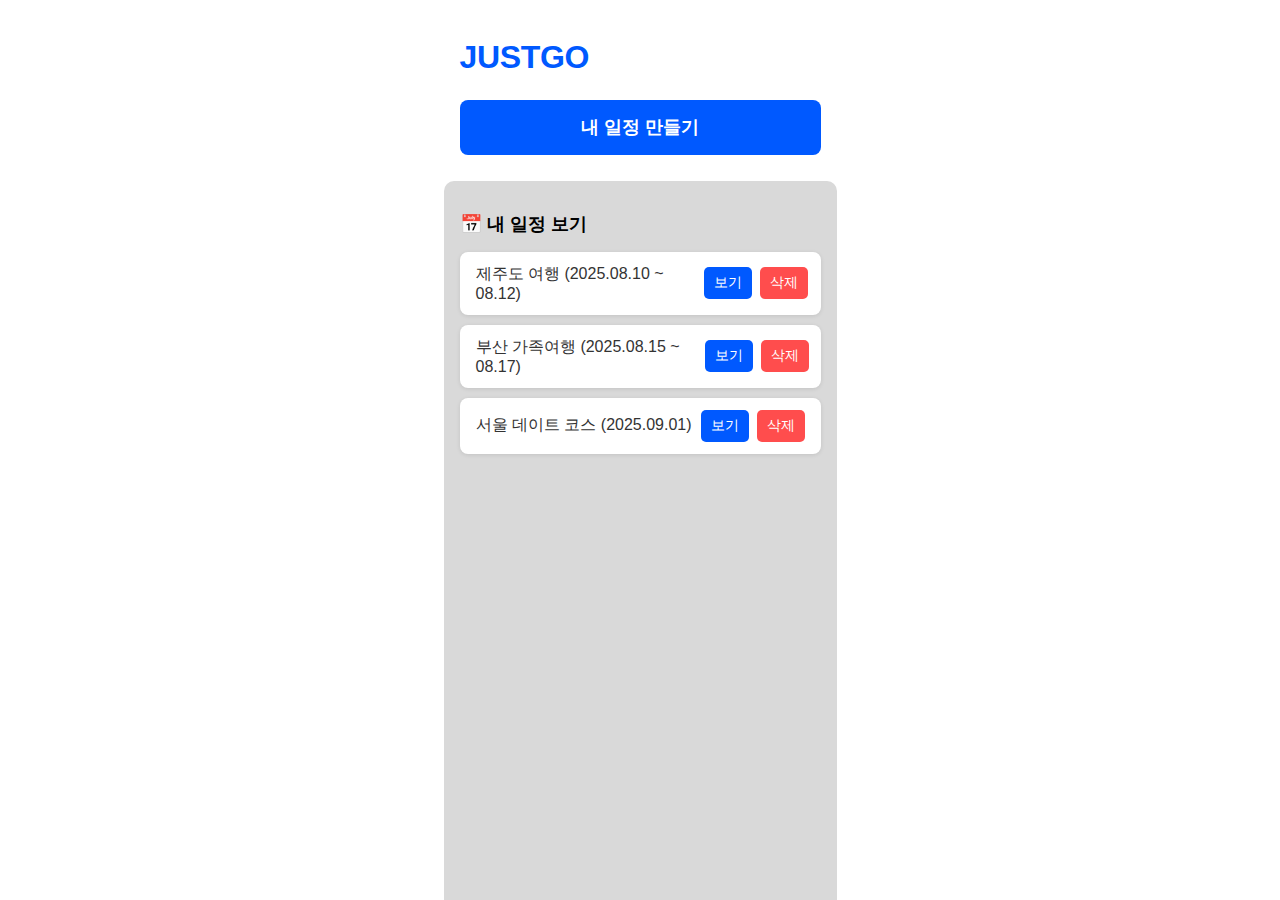
<file: frontend/index.html>
<!DOCTYPE html>
<html lang="ko">
<head>
  <meta charset="UTF-8" />
  <meta name="viewport" content="width=device-width, initial-scale=1.0" />
  <title>JUSTGO - 내 일정</title>
  <meta name="viewport" content="width=device-width, initial-scale=1.0, user-scalable=no" />
  <style>
    body {
      margin: 0;
      padding: 0;
      font-family: 'Istok Web', sans-serif;
      background-color: #ffffff;
    }

    *, *::before, *::after {
      box-sizing: border-box;
    }

    .page-container {
  width: 100%;
  max-width: 393px;
  height: 100vh;
  margin: 0 auto;
  display: flex;
  flex-direction: column;
}


    /* Header Section */
    #home-header {
      background-color: #ffffff;
      padding: 33px 16px 26px;
    }

    .header-content {
      display: flex;
      flex-direction: column;
      align-items: center;
      gap: 19px;
    }

    .logo {
      margin: 0;
      color: #0059ff;
      font-family: 'Istok Web', sans-serif;
      font-weight: 700;
      font-size: 32px;
      line-height: 48px;
      letter-spacing: -0.32px;
      align-self: flex-start;
    }

    .cta-button {
      display: flex;
      justify-content: center;
      align-items: center;
      width: 100%;
      max-width: 361px;
      height: 55px;
      background-color: #0059ff;
      border-radius: 8px;
      color: #ffffff;
      font-family: 'Istok Web', sans-serif;
      font-weight: 700;
      font-size: 18px;
      line-height: 25.9px;
      text-align: center;
      text-decoration: none;
    }

    /* Schedule Panel */
    #schedule-panel {
      flex-grow: 1;
      display: flex;
      flex-direction: column;
    }

    .schedule-container {
  background-color: #d9d9d9;
  border-radius: 10px 10px 0px 0px;
  width: 100%;
  flex-grow: 1; /* 📌 핵심! 남은 공간을 모두 차지 */
  overflow-y: auto;
  padding: 16px;
}



    .schedule-title {
      font-size: 18px;
      font-weight: bold;
      margin-bottom: 16px;
      color: #000000;
    }

    .schedule-list {
      list-style: none;
      padding: 0;
      margin: 0;
    }

    .schedule-item {
      background-color: #ffffff;
      border-radius: 8px;
      padding: 12px 16px;
      margin-bottom: 10px;
      font-size: 16px;
      color: #333333;
      display: flex;
      justify-content: space-between;
      align-items: center;
      box-shadow: 0px 1px 4px rgba(0, 0, 0, 0.1);
    }

    .schedule-buttons {
      display: flex;
      gap: 8px;
      min-width: 100px;
    }

    .btn {
      padding: 6px 0;
      width: 48px;
      height: 32px;
      font-size: 14px;
      border: none;
      border-radius: 5px;
      cursor: pointer;
      text-align: center;
    }
    
    .btn {
  flex-shrink: 0;
}

    .btn-view {
      background-color: #0059ff;
      color: white;
    }

    .btn-delete {
      background-color: #ff4d4d;
      color: white;
    }
  </style>
</head>
<body>
  <div class="page-container">
    <!-- Header -->
    <section id="home-header">
      <div class="header-content">
        <h1 class="logo">JUSTGO</h1>
        <a href="justgowhere.html" class="cta-button">내 일정 만들기</a>
      </div>
    </section>

    <!-- Schedule List -->
    <section id="schedule-panel">
      <div class="schedule-container">
        <h2 class="schedule-title">📅 내 일정 보기</h2>
        <ul class="schedule-list">
          <li class="schedule-item">
            제주도 여행 (2025.08.10 ~ 08.12)
            <div class="schedule-buttons">
              <button class="btn btn-view">보기</button>
              <button class="btn btn-delete">삭제</button>
            </div>
          </li>
          <li class="schedule-item">
            부산 가족여행 (2025.08.15 ~ 08.17)
            <div class="schedule-buttons">
              <button class="btn btn-view">보기</button>
              <button class="btn btn-delete">삭제</button>
            </div>
          </li>
          <li class="schedule-item">
            서울 데이트 코스 (2025.09.01)
            <div class="schedule-buttons">
              <button class="btn btn-view">보기</button>
              <button class="btn btn-delete">삭제</button>
            </div>
          </li>
          <!-- 추가 일정이 많아지면 자동 스크롤 -->
        </ul>
      </div>
    </section>
  </div>
</body>
</html>
</file>
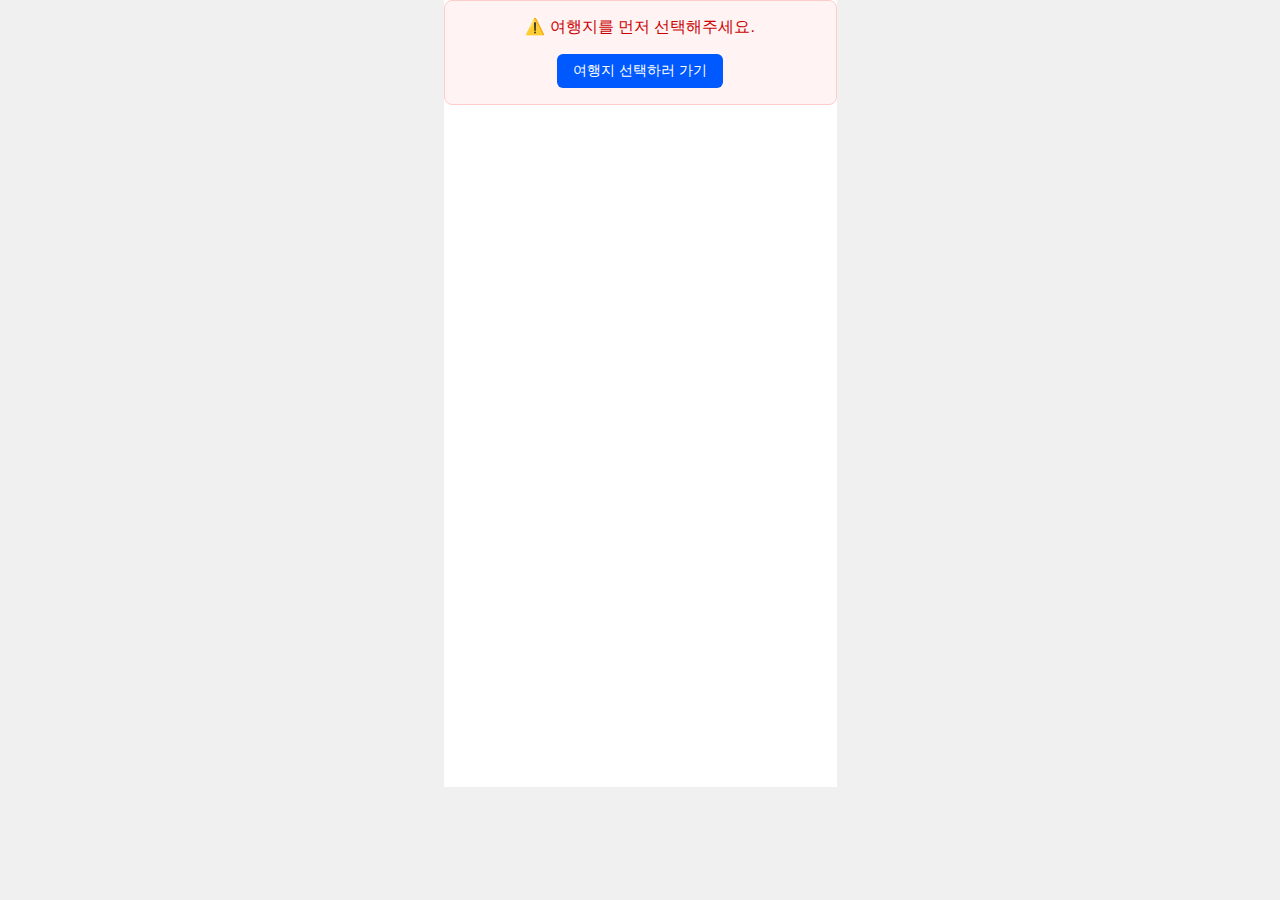
<file: frontend/justgofood.html>
<!DOCTYPE html>
<html lang="ko">
<head>
  <meta charset="UTF-8" />
  <meta name="viewport" content="width=device-width, initial-scale=1.0, user-scalable=no" />
  <title>맛집 추천</title>
  <style>
    /********** 바깥 회색 배경 + 카드 중앙 배치 (디자인=두번째 코드) **********/
    html, body{
      min-height:100vh; width:100vw; margin:0; padding:0;
      display:flex; justify-content:center; align-items:flex-start;
      background:#f0f0f0;
    }
    /* 흰색 카드(393×787) */
    .container{
      position:relative;
      width:393px; height:787px;
      background:#fff;
      overflow:hidden;
    }
    /* 카드 배경만 보이게 body 투명 */
    body{ background:transparent; }

    /********** 공통 토큰 **********/
    :root {
      --text-primary: #000;
      --text-secondary: rgba(0, 0, 0, 0.5);
      --text-subtle: #828282;
      --text-white: #fff;
      --bg-main: #fff;
      --bg-light-gray: #f5f5f5;
      --border-color: #e6e6e6;
      --primary-blue: #0059ff;
    }
    * { box-sizing: border-box; }
    body {
      font-family: 'Inter', 'Istok Web', 'Apple SD Gothic Neo', 'Noto Sans KR', sans-serif;
      color: var(--text-primary);
    }

    /********** 스크롤 영역 분리: 상단 고정 + 리스트만 스크롤 **********/
    .page-container{
      position:absolute;
      top:0;
      bottom:112px;          /* 푸터 위로 공간 */
      left:0; right:0;
      /* padding으로 헤더 높이를 때우지 않고, 아래 .scroll-area의 top으로 보정 */
      overflow:hidden;       /* ✅ 전체 스크롤 끄기 */
      display:flex; flex-direction:column;
    }

    /* 리스트 스크롤 영역: fixed-header 실제 높이만큼 아래에서 시작 */
    .scroll-area{
      position:absolute;
      left:0; right:0; bottom:0;
      top:var(--top, 125px); /* ✅ JS가 fixed-header의 실제 높이를 넣어줌 */
      overflow:auto;         /* ✅ 여기만 스크롤 */
      padding: 8px 16px 60px;   /* 좌우 패딩 + 하단 버튼 여유 */
      display:flex; flex-direction:column; gap:12px;
    }

    /* (이전 안전 여백 규칙은 유지해도 무해하지만, 구조상 영향 없음) */
    .page-container > *:first-child { margin-top: 0 !important; }
    .page-container > *:first-child + * { margin-top: 8px; }
    .page-container .result-card:first-child,
    .page-container .place-card:first-child { margin-top: 8px; }

    /********** 여행지 미선택 경고 **********/
    #location-warning {
      display:none; padding:16px; background:#fff3f3; border:1px solid #ffcccc;
      border-radius:8px; text-align:center; color:#cc0000;
    }
    #go-select-location {
      margin-top:8px; padding:8px 16px; background:#0059ff; color:#fff; border:none; border-radius:6px; font-size:14px; cursor:pointer;
    }

    /********** 고정 헤더 (카드 기준) **********/
    .fixed-header{
      position:absolute; top:0; left:0; right:0;
      background:#fff; z-index:10;
      padding:50px 16px 16px;
      box-shadow:0 2px 4px rgba(0,0,0,.05);
    }
    .main-title { font-weight:700; font-size:30px; line-height:1.44; margin:0; }

    /********** 카테고리 캐러셀 **********/
    .category-carousel{
      display:flex; gap:24px; overflow-x:auto; padding:8px 0 2px; margin-top:24px;
      -ms-overflow-style:none; scrollbar-width:none;
    }
    .category-carousel::-webkit-scrollbar { display:none; }
    .category-item { display:flex; flex-direction:column; align-items:center; gap:6px; flex-shrink:0; cursor:pointer; }
    .category-image { width:76px; height:76px; border-radius:50%; object-fit:cover; transition:opacity .2s ease; }
    .category-image.inactive { opacity:.5; }
    .category-label, .category-label-active { font-weight:500; font-size:14px; text-align:center; margin:0; }
    .category-label { color:#828282; }
    .category-label-active { color:#161823; }

    /********** 정렬 드롭다운 + 결과 개수 **********/
    .filter-bar { display:flex; justify-content:space-between; align-items:center; padding:0 8px; margin-top:.5px; }
    .select-wrapper { position:relative; display:inline-block; margin-right:25px; }
    .sort-select {
      font-size:12px; padding:6px 30px 6px 12px; border-radius:6px; border:1px solid var(--border-color);
      appearance:none; background:#fff; background-repeat:no-repeat; background-position:right 10px center; background-size:12px; width:120px;
    }
    .select-arrow {
      position:absolute; right:12px; top:50%; transform:translateY(-50%); width:10px; height:6px;
      background-image:url("data:image/svg+xml,%3Csvg width='10' height='6' viewBox='0 0 10 6' fill='none' xmlns='http://www.w3.org/2000/svg'%3E%3Cpath d='M1 1L5 5L9 1' stroke='%23000' stroke-width='1.5'/%3E%3C/svg%3E");
      background-repeat:no-repeat; background-size:contain; pointer-events:none;
    }
    .result-count { font-size:14px; margin-top:4px; color:var(--text-secondary); }

    /********** 리스트 영역 **********/
    .listings-container { display:flex; flex-direction:column; gap:16px; }
    .location-card { display:flex; flex-direction:column; gap:10px; }
    .image-carousel { width:100%; }
    .place-img { width:100%; height:200px; object-fit:cover; border-radius:12px; background:#eee; display:block; }
    .location-info { display:flex; flex-direction:column; gap:8px; }
    .location-name { font-weight:600; font-size:15px; margin:0; }
    .meta-info { display:flex; gap:12px; color:var(--text-secondary); font-size:14px; flex-wrap:wrap; }
    .price-cta { display:flex; justify-content:space-between; align-items:center; }
    .select-btn {
      background:#111; color:#fff; border:none; border-radius:6px; padding:6px 12px; cursor:pointer; font-size:14px;
    }
    .select-btn.selected { background: var(--primary-blue); }

    /********** 푸터 (카드 하단 고정) **********/
    .page-footer{
      position:absolute; left:0; right:0; bottom:34px;
      background:#fff; padding:12px 16px 16px;
      display:flex; flex-direction:column; align-items:center; gap:12px;
      border-top:1px solid var(--border-color);
    }
    .action-button{ width:100%; background:var(--primary-blue); color:#fff; border:none; border-radius:8px; padding:14px; font-size:18px; font-weight:700; cursor:pointer; }
    .skip-link{ font-size:12px; color:#000; text-decoration:none; }
    .empty-hint { padding:16px; color:#888; }
  </style>
</head>
<body>
  <div class="container">
    <main class="page-container" id="page-container">
      <!-- 여행지 경고 -->
      <div id="location-warning">
        <p style="margin:0 0 8px;">⚠️ 여행지를 먼저 선택해주세요.</p>
        <button id="go-select-location">여행지 선택하러 가기</button>
      </div>

      <!-- 고정 헤더 -->
      <div class="fixed-header" id="fixed-header">
        <h1 class="main-title">방문하고 싶은<br>음식점을 선택해주세요.</h1>
        <!-- 카테고리 캐러셀 -->
        <div class="category-carousel">
          <div class="category-item" data-category="한식">
            <img src="justgoimages/hansik.jpg" alt="한식" class="category-image">
            <p class="category-label-active">한식</p>
          </div>
          <div class="category-item" data-category="양식">
            <img src="justgoimages/yangsik.jpg" alt="양식" class="category-image inactive">
            <p class="category-label">양식</p>
          </div>
          <div class="category-item" data-category="중식">
            <img src="justgoimages/china.jpg" alt="중식" class="category-image inactive">
            <p class="category-label">중식</p>
          </div>
          <div class="category-item" data-category="일식">
            <img src="justgoimages/japan.jpg" alt="일식" class="category-image inactive">
            <p class="category-label">일식</p>
          </div>
          <div class="category-item" data-category="카페">
            <img src="justgoimages/cafe.jpg" alt="카페" class="category-image inactive">
            <p class="category-label">카페</p>
          </div>
          <div class="category-item" data-category="패스트푸드">
            <img src="justgoimages/chicken.jpg" alt="패스트푸드" class="category-image inactive">
            <p class="category-label">패스트푸드</p>
          </div>
        </div>

        <!-- 드롭다운 + 결과 개수 -->
        <div class="filter-bar">
          <div class="select-wrapper">
            <select class="sort-select" id="food-sort">
              <option value="review">리뷰 많은 순</option>
              <option value="rating">평점 높은 순</option>
            </select>
            <span class="select-arrow"></span>
          </div>
          <p class="result-count">결과 0개</p>
        </div>
      </div>

      <!-- ✅ 결과 카드 스크롤 영역 -->
      <div class="scroll-area" id="scroll-area">
        <section class="listings-container" id="food-results"></section>
      </div>
    </main>

    <!-- 푸터 버튼 -->
    <footer class="page-footer">
      <button class="action-button" id="done-btn">완료</button>
      <a href="#" class="skip-link" id="skip-link">다음에 하기</a>
    </footer>
  </div>

  <script>
    const API_BASE = "http://127.0.0.1:8000";

    // 요소
    const categoryItems = document.querySelectorAll('.category-item');
    const resultCount   = document.querySelector('.result-count');
    const container     = document.getElementById('food-results');
    const sortSelect    = document.getElementById('food-sort');
    const warningBox    = document.getElementById('location-warning');
    const fixedHeader   = document.getElementById('fixed-header');
    const pageContainer = document.getElementById('page-container');

    // ✅ 상단 고정 영역 실제 높이만큼 리스트 시작점 보정
    function setListTop(){
      if(!fixedHeader || !pageContainer) return;
      const h = fixedHeader.offsetHeight;              // 제목+카테고리+정렬 실제 높이
      pageContainer.style.setProperty('--top', h + 'px');
    }
    window.addEventListener('load', setListTop);
    window.addEventListener('resize', setListTop);

    // 상태/캐시
    let selectedCategory = "한식";
    const cache = Object.create(null); // key: `${cat}|${sort}`

    /***** 선택 유지 스토어(카테고리 전환/새로고침 유지) — 통합 키 사용 *****/
    const SELECT_KEY_MAIN = "selectedRestaurants";       // 1번 코드 호환
    const SELECT_KEY_ALT  = "selectedRestaurantsAll";    // 2번 코드 호환
    const bootSelected = JSON.parse(localStorage.getItem(SELECT_KEY_MAIN) || localStorage.getItem(SELECT_KEY_ALT) || "[]");
    const selectedStore = new Set(bootSelected);
    function persistSelectedStore() {
      const arr = Array.from(selectedStore);
      localStorage.setItem(SELECT_KEY_MAIN, JSON.stringify(arr));
      localStorage.setItem(SELECT_KEY_ALT,  JSON.stringify(arr));
    }

    // 백엔드 카테고리 매핑(6종)
    const CATEGORY_TO_API = {
      "한식": "한식",
      "양식": "양식",
      "중식": "중식",
      "일식": "일식",
      "카페": "카페",
      "분식": "패스트푸드",
      "치킨": "패스트푸드",
      "피자": "패스트푸드",
      "패스트푸드": "패스트푸드"
    };

    // 세부 하위 필터(패스트푸드 내 세분화)
    const SUB_FILTER = {
      "분식": ["분식","떡볶이","tteok","tteokbokki","김밥","kimbap","순대","튀김","라볶이","떡"],
      "치킨": ["치킨","양념치킨","프라이드","후라이드","치킨호프","KFC","호프"],
      "피자": ["피자","pizza","pizzeria","도미노","파파존스","피자헛","미스터피자","domino"]
    };

    // 여행지 가져오기(두 키 지원)
    function getDestination() {
      return (localStorage.getItem("selectedLocation") ||
              localStorage.getItem("justgo_selected_destination") ||
              "").trim();
    }

    // 여행지 입력 확인
    function ensureLocation() {
      const loc = getDestination();
      if (!loc) {
        warningBox.style.display = "block";
        fixedHeader.style.display = "none";
        document.querySelector(".page-footer").style.display = "none";
        return false;
      }
      warningBox.style.display = "none";
      fixedHeader.style.display = "block";
      document.querySelector(".page-footer").style.display = "flex";
      setListTop(); // ✅ 표시 전환 시 높이 재보정
      return true;
    }
    document.getElementById("go-select-location")?.addEventListener("click", () => {
      location.href = "justgowhere.html";
    });

    function showLoading() {
      container.innerHTML = `<div class="empty-hint">불러오는 중...</div>`;
      resultCount.textContent = "결과 0개";
    }
    function showEmpty(msg="추천 결과가 아직 없어요.") {
      container.innerHTML = `<div class="empty-hint">${msg}</div>`;
      resultCount.textContent = "결과 0개";
    }

    // 지도 검색 URL
    function buildNaverMapUrl(p) {
      const loc = getDestination();
      const addrToken = (p.address || "").split(" ")[0] || "";
      const query = [p.name || "", loc, addrToken].filter(Boolean).join(" ");
      return "https://map.naver.com/v5/search/" + encodeURIComponent(query);
    }

    // 렌더
    function renderCards(places) {
      container.innerHTML = "";

      // 중복 제거(이름 기준)
      const uniq = [];
      const seen = new Set();
      (places || []).forEach(p => {
        const key = (p.name || "").trim();
        if (key && !seen.has(key)) { seen.add(key); uniq.push(p); }
      });

      // 정렬
      const list = [...uniq];
      const sort = sortSelect?.value || "review";
      if (sort === "rating") {
        list.sort((a,b) => (b.rating || 0) - (a.rating || 0));
      } else if (sort === "distance") {
        list.sort((a,b) => {
          const da = (a.distance_km == null) ? 9999 : a.distance_km;
          const db = (b.distance_km == null) ? 9999 : b.distance_km;
          return da - db;
        });
      } else {
        list.sort((a,b) => (b.review_count || 0) - (a.review_count || 0));
      }

      resultCount.textContent = `결과 ${list.length}개`;
      if (!list.length) { showEmpty(); setListTop(); return; }

      list.forEach(p => {
        const name = (p.name || "").trim();
        const q = `${name} ${getDestination()}`.trim();
        const img = p.image_url || p.imageUrl || `https://source.unsplash.com/600x400/?${encodeURIComponent(q)}`;
        const ratingText = (p.rating != null) ? p.rating : "-";
        const reviewText = (p.review_count != null) ? `${p.review_count}개` : "리뷰 정보 없음";
        const addrText   = p.address || "";
        const mapUrl     = buildNaverMapUrl(p);

        const card = document.createElement("article");
        card.className = "location-card";
        card.dataset.mapurl = mapUrl;

        card.innerHTML = `
          <div class="image-carousel">
            <a class="map-link" href="${mapUrl}" target="_blank" rel="noopener" aria-label="네이버 지도에서 보기">
              <img class="place-img" src="${img}" alt="${name}" loading="lazy" decoding="async" />
            </a>
          </div>
          <div class="location-info">
            <p class="location-name">${name}</p>
            <div class="meta-info">
              <div class="rating"><span>⭐</span> <span>${ratingText} (${reviewText})</span></div>
              <div>${addrText}</div>
            </div>
            <div class="price-cta">
              <div><a class="map-link" href="${mapUrl}" target="_blank" rel="noopener">지도</a></div>
              <button class="select-btn">선택</button>
            </div>
          </div>
        `;

        const imgEl = card.querySelector(".place-img");
        imgEl.onerror = () => { imgEl.src = `https://picsum.photos/seed/${encodeURIComponent(q)}/600/400`; };

        // 저장소 상태 반영
        const btn = card.querySelector(".select-btn");
        if (selectedStore.has(name)) {
          btn.classList.add("selected");
          btn.textContent = "선택됨";
        }
        btn.addEventListener("click", () => {
          if (btn.classList.contains("selected")) {
            btn.classList.remove("selected");
            btn.textContent = "선택";
            selectedStore.delete(name);
          } else {
            btn.classList.add("selected");
            btn.textContent = "선택됨";
            selectedStore.add(name);
          }
          persistSelectedStore();
        });

        container.appendChild(card);
      });

      setListTop(); // ✅ 목록 길이에 상관없이 상단 높이 보정 유지
    }

    // 하위(세부) 필터
    function applySubFilter(cat, places) {
      const kws = SUB_FILTER[cat];
      if (!kws) return places;
      const keys = kws.map(k => k.toLowerCase());
      return (places || []).filter(p => {
        const name = (p.name || "").toLowerCase();
        const catStr = (p.category || "").toLowerCase();
        return keys.some(k => name.includes(k) || catStr.includes(k));
      });
    }

    // API 호출(네이버 지도 기반)
    async function fetchRestaurantsByCategory(cat) {
      const apiCat = CATEGORY_TO_API[cat] || cat;

      // '패스트푸드'는 검색어 확장
      let cuisineForQuery = apiCat;
      if (apiCat === "패스트푸드") {
        cuisineForQuery = "패스트푸드 분식 치킨 피자 버거 샌드위치";
      }

      const payload = {
        destination: getDestination() || '서울',
        cuisine: cuisineForQuery,                // 한식/양식/중식/일식/카페/패스트푸드(확장)
        sort: sortSelect.value || 'review',     // review | rating | distance
        limit: 12,
        companions: JSON.parse(localStorage.getItem('selectedCompanions') || '[]'),
        styles: JSON.parse(localStorage.getItem('selectedStyles') || '[]'),
        hasPet: localStorage.getItem('hasPet') === 'true',
        center_lat: Number(localStorage.getItem('centerLat')) || null,
        center_lng: Number(localStorage.getItem('centerLng')) || null,
      };

      try {
        const res = await fetch(`${API_BASE}/api/food/recommend`, {
          method: "POST",
          headers: { "Content-Type": "application/json" },
          body: JSON.stringify(payload)
        });
        if (!res.ok) throw new Error(`HTTP ${res.status}`);

        const data = await res.json().catch(() => ({}));
        let places = data.items || data.places || [];
        places = applySubFilter(cat, places);   // 분식/치킨/피자 세분화
        return places;
      } catch (e) {
        console.error("음식점 API 에러:", e);
        return [];
      }
    }

    // 카테고리 UI 활성화
    function activateCategoryItem(item) {
      document.querySelectorAll('.category-item').forEach(i => {
        i.querySelector('img').classList.add('inactive');
        const p = i.querySelector('p');
        if (p) p.className = 'category-label';
      });
      item.querySelector('img').classList.remove('inactive');
      const p = item.querySelector('p');
      if (p) p.className = 'category-label-active';
    }

    async function handleCategoryChange(cat, item) {
      if (!ensureLocation()) return;
      selectedCategory = cat;
      activateCategoryItem(item);
      showLoading();

      const cacheKey = `${cat}|${sortSelect.value || 'review'}`;
      if (!cache[cacheKey]) {
        cache[cacheKey] = await fetchRestaurantsByCategory(cat);
      }
      renderCards(cache[cacheKey]);
    }

    // 이벤트: 카테고리 클릭
    categoryItems.forEach(item => {
      item.addEventListener('click', () => {
        const cat = item.getAttribute('data-category');
        if (cat && cat !== selectedCategory) {
          handleCategoryChange(cat, item);
        }
      });
    });

    // 정렬 변경 → 현재 카테고리 재호출(캐시 분리)
    sortSelect.addEventListener("change", async () => {
      const item = document.querySelector(`.category-item[data-category="${selectedCategory}"]`);
      await handleCategoryChange(selectedCategory, item);
    });

    // 완료: 선택 저장(백엔드 저장 시도 → 실패해도 로컬 저장 후 진행)
    document.getElementById("done-btn").addEventListener("click", async () => {
      const finalSelected = Array.from(selectedStore);
      const destination = getDestination();

      if (!destination) {
        alert("여행지가 설정되지 않았습니다. 먼저 여행지를 선택해주세요.");
        return;
      }
      if (finalSelected.length === 0) {
        alert("선택된 음식점이 없어요.");
        return;
      }

      let ok = false;
      try {
        const res = await fetch(`${API_BASE}/api/selection/places`, {
          method: "POST",
          headers: { "Content-Type": "application/json" },
          body: JSON.stringify({
            destination,
            places: finalSelected,
            category: "restaurant"
          })
        });
        ok = res.ok;
      } catch (e) {
        console.warn("백엔드 저장 실패, 로컬로만 진행:", e);
      } finally {
        // 로컬에도 저장(항상)
        persistSelectedStore();
        localStorage.setItem("selectedFoodCategory", selectedCategory);
        if (!ok) alert("서버 저장에 실패했습니다. 선택은 로컬에 저장하고 다음 단계로 이동합니다.");
        location.href = "justgoset.html";
      }
    });

    // 다음에 하기
    document.getElementById("skip-link").addEventListener("click", (e) => {
      e.preventDefault();
      localStorage.setItem("skipRecommendation", "true");
      location.href = "justgoset.html";
    });

    // 안전장치: 어떤 링크든 지도 링크로 강제
    document.getElementById('food-results').addEventListener("click", (e) => {
      const a = e.target.closest("a");
      if (!a) return;
      if (!a.href.includes("map.naver.com")) {
        e.preventDefault();
        const card = a.closest(".location-card");
        const url = card?.dataset.mapurl || "https://map.naver.com/v5/";
        window.open(url, "_blank", "noopener");
      }
    });

    // 초기 구동
    window.addEventListener('DOMContentLoaded', () => {
      if (!ensureLocation()) return;
      const firstItem = document.querySelector('.category-item[data-category="한식"]');
      handleCategoryChange("한식", firstItem);
      document.querySelector('.category-carousel').scrollLeft = 0;
      setListTop(); // ✅ 첫 로드 시 보정
    });
  </script>
</body>
</html>
</file>
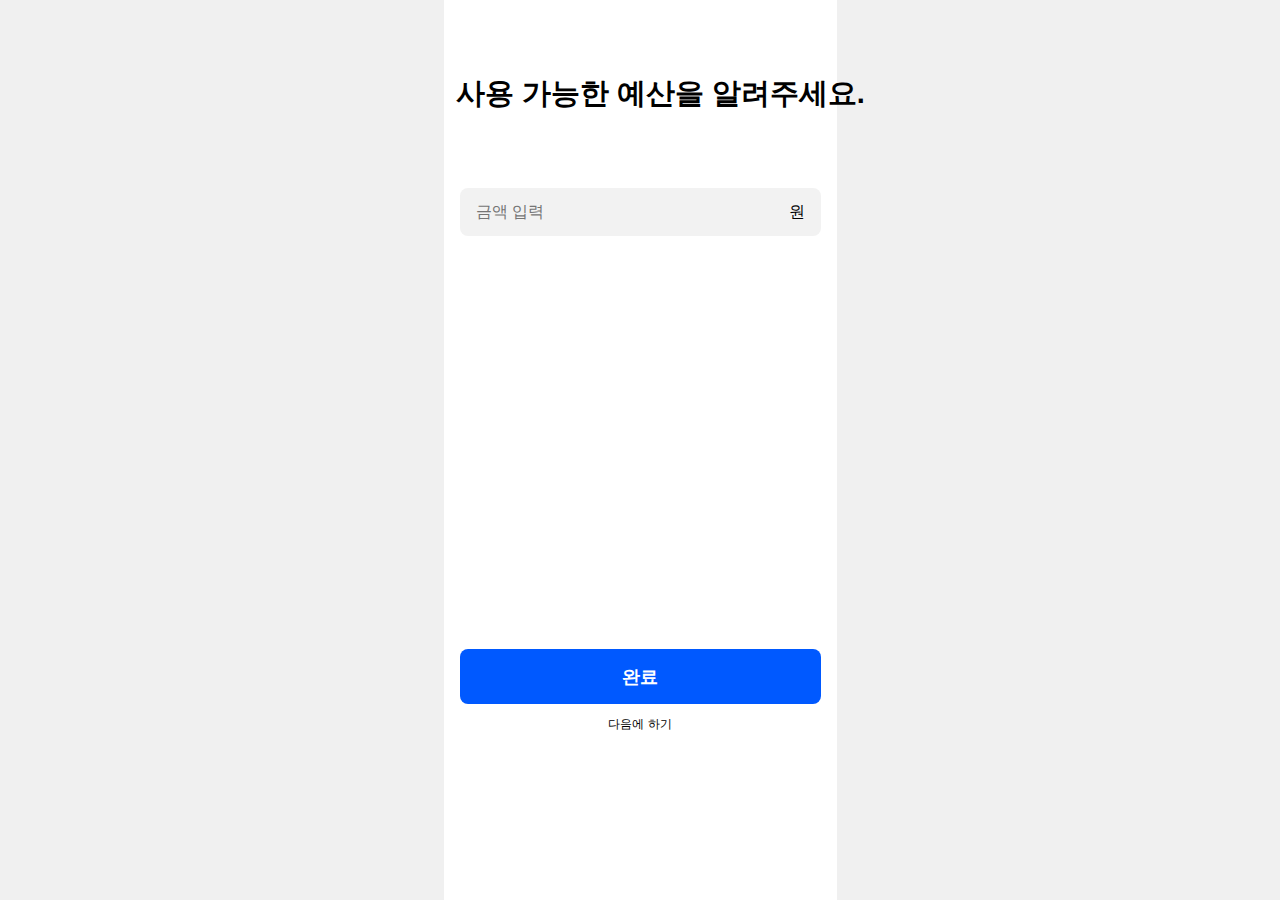
<file: frontend/justgomoney.html>
<!DOCTYPE html>
<html lang="ko">
<head>
  <meta charset="UTF-8" />
  <meta name="viewport" content="width=device-width, initial-scale=1.0" />
  <title>예산 입력</title>
  <style>
    :root {
      --primary-color: #0059ff;
      --text-color-primary: #000000;
      --text-color-secondary: #ffffff;
      --background-color: #ffffff;
    }

    body {
      margin: 0;
      font-family: 'Istok Web', sans-serif;
      background-color: #f0f0f0;
      height: 100vh;
    }

    * {
      box-sizing: border-box;
    }

    .budget-container {
      display: flex;
      flex-direction: column;
      justify-content: flex-start;
      align-items: stretch;
      max-width: 393px;
      height: 100vh;
      margin: 0 auto;
      background-color: var(--background-color);
      padding: 0 16px;
    }

    .all-content {
      margin-top: 48px;
      display: flex;
      flex-direction: column;
      flex-grow: 1;
    }

    .content-area {
      margin-top: 7px;
      flex-shrink: 0;
    }

    .title {
      font-size: 29px;
      font-weight: 700;
      margin-bottom: 24px;
      white-space: nowrap;
      margin-left: -4px;
    }

    .input-wrapper {
      position: relative;
      width: 100%;
      height: 48px;
      transform: translateY(50px);
    }

    .budget-input {
      width: 100%;
      height: 100%;
      padding: 0 60px 0 16px;
      font-size: 16px;
      background-color: #f2f2f2;
      border: none;
      border-radius: 8px;
      outline: none;
    }

    .currency-unit {
      position: absolute;
      top: 50%;
      right: 16px;
      transform: translateY(-50%);
      font-size: 16px;
      pointer-events: none;
    }

    .footer-actions {
      display: flex;
      flex-direction: column;
      align-items: center;
      gap: 12px;
      margin-bottom: 12px;
      margin-top: 3px;
    }

    .action-button {
      width: 100%;
      height: 55px;
      background-color: var(--primary-color);
      border: none;
      border-radius: 8px;
      color: var(--text-color-secondary);
      font-weight: 700;
      font-size: 18px;
      line-height: 1;
      cursor: pointer;
      display: flex;
      align-items: center;
      justify-content: center;
    }

    .skip-link {
      font-size: 12px;
      color: var(--text-color-primary);
      text-decoration: none;
    }
  </style>
</head>
<body>
  <div class="budget-container">
    <div class="all-content">
      <main class="content-area">
        <h1 class="title">사용 가능한 예산을 알려주세요.</h1>
        <div class="input-wrapper">
          <input
            type="text"
            id="budgetInput"
            class="budget-input"
            inputmode="numeric"
            placeholder="금액 입력"
          />
          <span class="currency-unit">원</span>
        </div>
      </main>

      <div style="height: 460px;"></div>

      <footer class="footer-actions">
        <button id="submitBudget" class="action-button">완료</button>
        <a href="#" class="skip-link">다음에 하기</a>
      </footer>
    </div>
  </div>

<script>
  const urlParams = new URLSearchParams(window.location.search);
const fromPage = urlParams.get("from");

const input = document.getElementById('budgetInput');
const submitButton = document.getElementById('submitBudget');
const skipLink = document.querySelector('.skip-link');

// ✅ 입력 시 자동 콤마 처리
input.addEventListener('input', () => {
  const raw = input.value.replace(/,/g, '').replace(/\D/g, '');
  const formatted = raw.replace(/\B(?=(\d{3})+(?!\d))/g, ',');
  input.value = formatted;
});

// ✅ 완료 버튼 클릭 시
submitButton.addEventListener('click', () => {
  const budget = input.value.replace(/,/g, '');

  if (!budget || isNaN(budget) || budget === "0") {
    alert("예산을 입력해주세요.");
    return;
  }

  localStorage.setItem('budget', budget);

  if (fromPage === "justgoset.html") {
    location.href = "justgoset.html";
  } else {
    location.href = "justgostyle.html";  // 다음 단계로 이동
  }
});

// ✅ 다음에 하기 클릭 시
skipLink.addEventListener('click', (e) => {
  e.preventDefault();
  localStorage.removeItem('budget');

  if (fromPage === "justgoset.html") {
    location.href = "justgoset.html";
  } else {
    location.href = "justgostyle.html";  // 다음 단계로 이동
  }
});

</script>


</body>
</html>
</file>
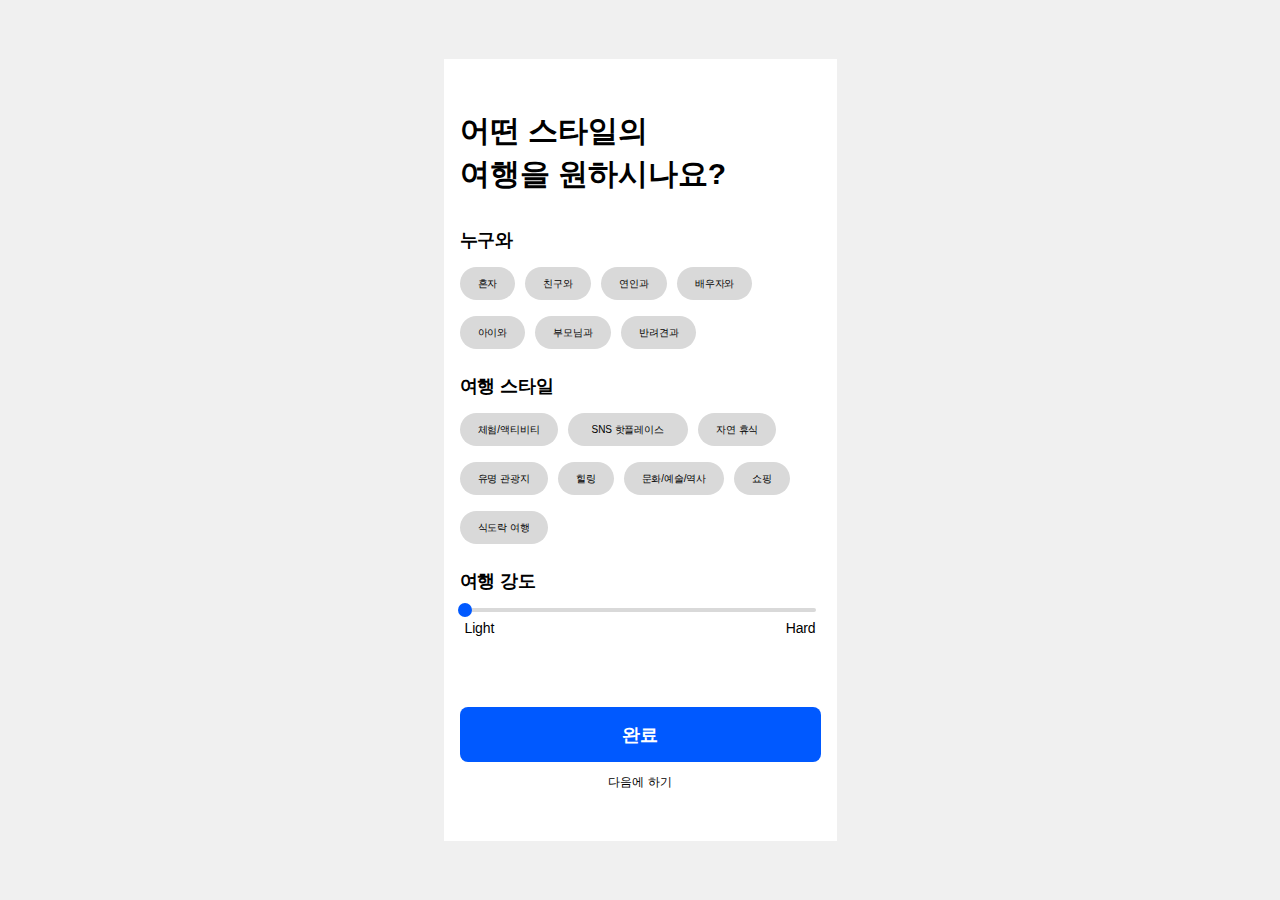
<file: frontend/justgostyle.html>
<!DOCTYPE html>
<html lang="ko">
<head>
  <meta charset="UTF-8" />
  <meta name="viewport" content="width=device-width, initial-scale=1.0" />
  <title>여행 스타일 선택</title>
  <style>
    body {
      margin: 0;
      font-family: 'Istok Web', sans-serif;
      background-color: #f0f0f0;
      display: flex;
      justify-content: center;
      align-items: center;
      min-height: 100vh;
    }
    * {
      box-sizing: border-box;
    }

    .preferences-container {
      background-color: #ffffff;
      width: 100%;
      max-width: 393px;
      padding: 50px 16px;
      display: flex;
      flex-direction: column;
    }

    .main-title {
      font-weight: 700;
      font-size: 30px;
      line-height: 1.44;
      color: #000000;
      margin: 0 0 32px;
    }

    .form-section {
      margin-bottom: 24px;
    }

    .section-title {
      font-weight: 700;
      font-size: 18px;
      line-height: 1.5;
      letter-spacing: -0.18px;
      color: #000000;
      margin: 0 0 13px;
    }

    .tags-container {
      display: flex;
      flex-wrap: wrap;
      gap: 16px 10px;
    }

    .tag-button {
      background-color: #d9d9d9;
      border-radius: 40px;
      border: none;
      padding: 9px 18px;
      font-size: 10px;
      line-height: 1.5;
      letter-spacing: -0.1px;
      color: #000000;
      cursor: pointer;
    }

    .tag-button.long-tag {
      padding: 9px 24px;
    }

    .tag-button.selected {
      background-color: #0059ff;
      color: white;
      font-weight: 700;
    }

    .slider-wrapper {
      margin-top: 12px;
      padding: 0 5px;
    }

    .slider-track {
      position: relative;
      width: 100%;
      height: 4px;
      background-color: #d9d9d9;
      border-radius: 2px;
      cursor: pointer;
    }

    .slider-handle {
      position: absolute;
      top: 50%;
      left: 0%;
      transform: translate(-50%, -50%);
      width: 14px;
      height: 14px;
      border-radius: 50%;
      background-color: #0059ff;
      cursor: pointer;
    }

    .slider-labels {
      display: flex;
      justify-content: space-between;
      margin-top: 8px;
      font-size: 14px;
      letter-spacing: -0.14px;
      color: #000000;
    }

    .actions-container {
      margin-top: auto;
      padding-top: 47px;
      display: flex;
      flex-direction: column;
      align-items: center;
      gap: 12px;
    }

    .submit-button {
      width: 100%;
      height: 55px;
      background-color: #0059ff;
      border-radius: 8px;
      border: none;
      font-weight: 700;
      font-size: 18px;
      color: #ffffff;
      cursor: pointer;
    }

    .skip-link {
      font-size: 12px;
      color: #000000;
      text-decoration: none;
    }
  </style>
</head>
<body>

<main class="preferences-container">
  <h1 class="main-title">어떤 스타일의 <br>여행을 원하시나요?</h1>

  <section class="form-section">
    <h2 class="section-title">누구와</h2>
    <div class="tags-container companion-tags">
      <button class="tag-button">혼자</button>
      <button class="tag-button">친구와</button>
      <button class="tag-button">연인과</button>
      <button class="tag-button">배우자와</button>
      <button class="tag-button">아이와</button>
      <button class="tag-button">부모님과</button>
      <button class="tag-button">반려견과</button>
    </div>
  </section>

  <section class="form-section">
    <h2 class="section-title">여행 스타일</h2>
    <div class="tags-container style-tags">
      <button class="tag-button">체험/액티비티</button>
      <button class="tag-button long-tag">SNS 핫플레이스</button>
      <button class="tag-button">자연 휴식</button>
      <button class="tag-button">유명 관광지</button>
      <button class="tag-button">힐링</button>
      <button class="tag-button">문화/예술/역사</button>
      <button class="tag-button">쇼핑</button>
      <button class="tag-button">식도락 여행</button>
    </div>
  </section>

  <section class="form-section">
    <h2 class="section-title">여행 강도</h2>
    <div class="slider-wrapper">
      <div class="slider-track" id="sliderTrack">
        <div class="slider-handle" id="sliderHandle"></div>
      </div>
      <div class="slider-labels">
        <span>Light</span>
        <span>Hard</span>
      </div>
    </div>
  </section>

  <div class="actions-container">
    <button class="submit-button" onclick="submitSelections()">완료</button>
    <a href="#" class="skip-link" id="skipLink">다음에 하기</a>
  </div>
</main>


<script>
  const urlParams = new URLSearchParams(window.location.search);
const fromPage = urlParams.get("from");

  // 태그 버튼 토글
  const tagButtons = document.querySelectorAll('.tag-button');
  tagButtons.forEach(button => {
    button.addEventListener('click', () => {
      button.classList.toggle('selected');
    });
  });

  // 슬라이더 기능
  const sliderTrack = document.getElementById('sliderTrack');
  const sliderHandle = document.getElementById('sliderHandle');
  let sliderValue = 0;

  sliderHandle.addEventListener('mousedown', startDrag);
  sliderTrack.addEventListener('click', jumpTo);

  function startDrag(e) {
    e.preventDefault();
    document.addEventListener('mousemove', onDrag);
    document.addEventListener('mouseup', stopDrag);
  }

  function onDrag(e) {
    const rect = sliderTrack.getBoundingClientRect();
    let x = e.clientX - rect.left;
    x = Math.max(0, Math.min(x, rect.width));
    const percent = (x / rect.width) * 100;
    sliderHandle.style.left = `${percent}%`;
    sliderValue = Math.round(percent);
  }

  function stopDrag() {
    document.removeEventListener('mousemove', onDrag);
    document.removeEventListener('mouseup', stopDrag);
  }

  function jumpTo(e) {
    const rect = sliderTrack.getBoundingClientRect();
    let x = e.clientX - rect.left;
    x = Math.max(0, Math.min(x, rect.width));
    const percent = (x / rect.width) * 100;
    sliderHandle.style.left = `${percent}%`;
    sliderValue = Math.round(percent);
  }

  // 완료 버튼 클릭 시
  
 function submitSelections() {
  const selectedCompanions = Array.from(document.querySelectorAll('.companion-tags .tag-button.selected')).map(btn => btn.textContent);
  const selectedStyles = Array.from(document.querySelectorAll('.style-tags .tag-button.selected')).map(btn => btn.textContent);

  // ✅ "반려견과"가 선택되었는지 여부
  const hasPet = selectedCompanions.includes("반려견과");
  
  // ✅ 각각 따로 저장
  localStorage.setItem('selectedCompanions', JSON.stringify(selectedCompanions));
  localStorage.setItem('selectedStyles', JSON.stringify(selectedStyles));
  localStorage.setItem('hasPet', hasPet.toString()); // "true" 또는 "false"
  localStorage.setItem('travelIntensity', sliderValue.toString());

  // ✅ 페이지 이동
  if (fromPage === "justgoset.html") {
  window.location.href = 'justgoset.html';
} else {
  window.location.href = 'justgotour.html';
}

}


  // 다음에 하기 클릭 시 저장된 스타일 관련 정보 제거 후 이동
document.getElementById('skipLink').addEventListener('click', function (e) {
  e.preventDefault();

  // 저장된 값 제거
  localStorage.removeItem('selectedCompanions');
  localStorage.removeItem('selectedStyles');
  localStorage.removeItem('hasPet');
  localStorage.removeItem('travelIntensity');

if (fromPage === "justgoset.html") {
  window.location.href = 'justgoset.html';
} else {
  window.location.href = 'justgotour.html';
}

});

</script>

</body>
</html>
</file>
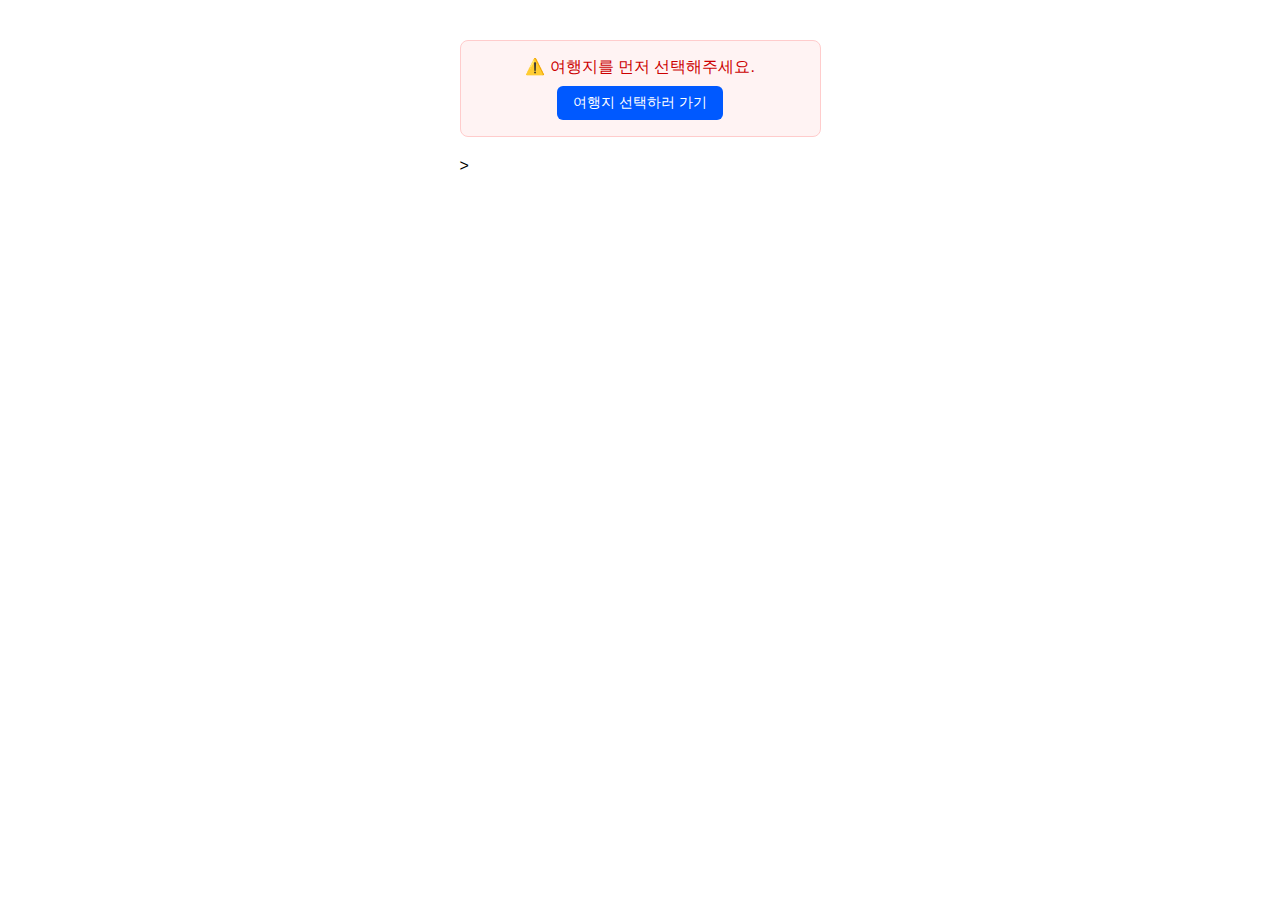
<file: frontend/justgotour.html>
<!DOCTYPE html>
<html lang="ko">
<head>
  <meta charset="UTF-8" />
  <meta name="viewport" content="width=device-width, initial-scale=1.0"/>
  <title>관광지 추천</title>
  <style>
    :root {
      --text-primary: #000;
      --text-secondary: rgba(0, 0, 0, 0.5);
      --text-subtle: #828282;
      --text-white: #fff;
      --bg-main: #fff;
      --bg-light-gray: #f5f5f5;
      --border-color: #e6e6e6;
      --primary-blue: #0059ff;
    }

    body {
      margin: 0;
      font-family: 'Inter', 'Istok Web', sans-serif;
      background-color: var(--bg-main);
      color: var(--text-primary);
    }

    * {
      box-sizing: border-box;
    }

    .page-container {
      max-width: 393px;
      margin: 0 auto;
      padding: 40px 16px 180px;
      display: flex;
      flex-direction: column;
      gap: 20px;
    }

    .main-title {
      font-weight: 700;
      font-size: 30px;
      line-height: 1.44;
      margin: 0;
    }

    .search-container {
      display: flex;
      flex-direction: column;
      gap: 12px;
      position: static;
      top: 0;
      background-color: white;
      z-index: 1;
    }
    .fixed-header {
  position: fixed;
  top: 0;
  left: 0;
  right: 0;
  background-color: #fff;
  z-index: 100;
  max-width: 393px;
  margin: 0 auto;
  padding: 50px 16px 16px;
  box-shadow: 0 2px 4px rgba(0,0,0,0.05);
}
.listings-scroll-wrapper {
  margin-top: 220px; /* 헤더 높이만큼 아래로 밀기 */
  max-height: calc(100vh - 300px);
  overflow-y: auto;
}

.select-wrapper {
  position: relative;
  display: inline-block;
}

.sort-select {
  font-size: 13px;               /* ✅ 텍스트 조금 작게 */
  padding: 6px 30px 6px 12px;    /* ✅ 오른쪽은 화살표 여백, 왼쪽은 글씨 여백 */
  border-radius: 6px;
  border: 1px solid var(--border-color);
  appearance: none;
  background-color: white;
  background-repeat: no-repeat;
  background-position: right 10px center; /* ✅ 화살표 위치 조정 */
  background-size: 12px;
  text-align: left;             /* ✅ 왼쪽 정렬로 자연스러운 배치 */
  width: 120px;                 /* ✅ 네모 박스 조금 더 작게 */
}


/* 화살표 이미지 */
.select-arrow {
  position: absolute;
  right: 12px;
  top: 50%;
  transform: translateY(-50%);
  width: 10px;
  height: 6px;
  background-image: url("data:image/svg+xml,%3Csvg width='10' height='6' viewBox='0 0 10 6' fill='none' xmlns='http://www.w3.org/2000/svg'%3E%3Cpath d='M1 1L5 5L9 1' stroke='%23000' stroke-width='1.5'/%3E%3C/svg%3E");
  background-repeat: no-repeat;
  background-size: contain;
  pointer-events: none;
}


    .search-summary {
      background-color: var(--bg-light-gray);
      border-radius: 12px;
      padding: 8px 12px;
      margin-top: 12px;
    }

    .search-title {
      font-weight: 500;
      font-size: 16px;
      margin: 0;
    }

    .search-tags {
      display: flex;
      flex-wrap: wrap;
      align-items: center;
      gap: 6px;
      font-size: 12px;
      color: var(--text-subtle);
    }

    .dot {
      width: 3px;
      height: 3px;
      background-color: #999;
      border-radius: 50%;
      display: inline-block;
    }

    .filter-bar {
      display: flex;
      justify-content: space-between;
      align-items: center;
    }

    .filter-controls {
      display: flex;
      align-items: center;
    }

   

    .result-count {
      font-size: 14px;
    }

    .listings-container {
      display: flex;
      flex-direction: column;
      gap: 24px;
      max-height: calc(100vh - 300px);
      overflow-y: auto;
      padding-right: 4px;
    }

    .location-card {
      display: flex;
      flex-direction: column;
      gap: 12px;
    }

    .image-carousel {
      border-radius: 8px;
      overflow: hidden;
      height: 150px;
      background-size: cover;
      background-position: center;
    }

    .pagination-dots {
      width: 45px;
      height: 5px;
      margin-top: -16px;
    }

    .location-info {
      display: flex;
      flex-direction: column;
      gap: 8px;
    }

    .location-name {
      font-weight: 500;
      font-size: 14px;
      margin: 0;
    }

    .meta-info {
      display: flex;
      gap: 16px;
    }

    .rating {
      display: flex;
      gap: 4px;
      font-size: 14px;
      color: var(--text-secondary);
    }

    .price-cta {
      display: flex;
      justify-content: space-between;
      align-items: center;
    }

    .price-amount {
      font-weight: 500;
      font-size: 20px;
    }

    .price-unit {
      font-size: 12px;
      color: var(--text-secondary);
    }

    .select-btn {
      background-color: var(--text-primary);
      color: var(--text-white);
      border-radius: 8px;
      padding: 6px 16px;
      font-size: 14px;
      font-weight: 500;
      cursor: pointer;
    }

    .select-btn.selected {
      background-color: var(--primary-blue);
    }

    .sticky-footer {
      position: fixed;
      bottom: 0;
      left: 0;
      right: 0;
      background: white;
      z-index: 10;
    }

    .footer-content {
      max-width: 393px;
      margin: 0 auto;
      padding: 12px 16px 37px;
      display: flex;
      flex-direction: column;
      align-items: center;
      gap: 12px;
    }

    .main-cta-btn {
      width: 100%;
      background-color: var(--primary-blue);
      color: var(--text-white);
      font-weight: 700;
      font-size: 18px;
      padding: 14.5px 24px;
      border-radius: 8px;
      border: none; /* ✅ 테두리 제거 */
    }

    .skip-link {
      font-size: 12px;
      text-decoration: none;
      color: var(--text-primary);
    }
    
  </style>
</head>
<body>
 

  <main class="page-container">
 <div id="location-warning" style="display:none; padding: 16px; background-color: #fff3f3; border: 1px solid #ffcccc; border-radius: 8px; text-align: center; color: #cc0000;">
  <p style="margin: 0 0 8px;">⚠️ 여행지를 먼저 선택해주세요.</p>
  <button id="go-select-location" style="padding: 8px 16px; background-color: #0059ff; color: white; border: none; border-radius: 6px; font-size: 14px; cursor: pointer;">
    여행지 선택하러 가기
  </button>
</div>
>
  
  <div class="fixed-header">
    <h1 class="main-title">원하는 관광지를<br>선택해주세요.</h1>
    <div class="search-summary">
      <p class="search-title">관광지 추천</p>
      <div class="search-tags"></div>
    </div>
    <div class="filter-bar">
      <div class="filter-controls">
  <div class="select-wrapper">
    <select class="sort-select">
      <option value="review">리뷰 많은 순</option>
      <option value="rating">별점 높은 순</option>
    </select>
    <span class="select-arrow"></span>
  </div>
</div>

      <p class="result-count">결과 0개</p>
    </div>
  </div>

  <div class="listings-scroll-wrapper">
    <section class="listings-container">
      <!-- 관광지 카드 -->
    </section>
  </div>
</main>


  <footer class="sticky-footer">
    <div class="footer-content">
     <button class="main-cta-btn" onclick="handleComplete()">완료</button>

      <a href="#" class="skip-link">다음에 하기</a>
    </div>
  </footer>

  <script>
    const urlParams = new URLSearchParams(window.location.search);
const fromPage = urlParams.get("from");

    let places = [];

    const tagContainer = document.querySelector(".search-tags");
    const titleElem = document.querySelector(".search-title");
    const resultCount = document.querySelector(".result-count");
    const container = document.querySelector(".listings-container");
    const sortSelect = document.querySelector(".sort-select");

 window.addEventListener('DOMContentLoaded', () => {
  const skip = localStorage.getItem("skipRecommendation") === "true";

  const warningBox = document.getElementById("location-warning");
  const fixedHeader = document.querySelector(".fixed-header");
  const scrollWrapper = document.querySelector(".listings-scroll-wrapper");
  const footer = document.querySelector("footer");

  const location = localStorage.getItem("selectedLocation");

  if (!location || location === "여행지") {
    // 🚨 여행지 미입력 → 경고 메시지 표시
    warningBox.style.display = "block";
    fixedHeader.style.display = "none";
    scrollWrapper.style.display = "none";
    footer.style.display = "none";
    return;
  }

  // ✅ 여행지 입력됨 → 기본 UI 표시
  warningBox.style.display = "none";
  fixedHeader.style.display = "block";
  scrollWrapper.style.display = "block";
  footer.style.display = "block";

  if (skip) {
    // 👉 다음에 하기 선택한 경우
    titleElem.innerText = `관광지 추천`;
    tagContainer.innerHTML = "";
    resultCount.innerText = "결과 0개";
    container.innerHTML = "";
    localStorage.removeItem("skipRecommendation");
    return;
  }

  // ✅ 입력 정보 처리
  const dateRange = JSON.parse(localStorage.getItem("selectedDates") || "[]");
  let companions = JSON.parse(localStorage.getItem("selectedCompanions") || "[]");
  const hasPet = localStorage.getItem("hasPet") === "true" ? "반려견 O" : "반려견 X";
  const styles = JSON.parse(localStorage.getItem("selectedStyles") || "[]");

  titleElem.innerText = `${location} 관광지 추천`;

  const tagParts = [];

  // 날짜 태그
  if (dateRange.length === 2) {
    const s = new Date(dateRange[0]);
    const e = new Date(dateRange[1]);
    tagParts.push(`${s.getMonth() + 1}월 ${s.getDate()}일 ~ ${e.getMonth() + 1}월 ${e.getDate()}일`);
  }

  // 동반자
  companions = companions.filter(c => c !== "반려견과");
  if (companions.length > 0) {
    tagParts.push(companions.join(", "));
  }

  // 반려견
  tagParts.push(hasPet);

  // 스타일
  if (styles.length > 0) {
    tagParts.push(styles.join(", "));
  }

  // 태그 렌더링
  if (tagParts.length > 0) {
    tagContainer.innerHTML = tagParts.map((t, i) => {
      const dot = i < tagParts.length - 1 ? `<span class="dot"></span>` : "";
      return `<span>${t}</span>${dot}`;
    }).join("");
  } else {
    tagContainer.innerHTML = ""; // 아무 태그도 없으면 비우기
  }

  fetchRecommendedPlaces(); // 관광지 카드 렌더링
});



document.getElementById("go-select-location").addEventListener("click", () => {
  // 여행지 선택 페이지로 이동 (예: justgolocation.html)
  location.href = "justgowhere.html";
});




   function fetchRecommendedPlaces() {
  fetch('http://localhost:8000/api/recommend/attractions', {
    method: 'POST',
    headers: { 'Content-Type': 'application/json' },
    body: JSON.stringify({
      destination: localStorage.getItem("selectedLocation"),
      dates: JSON.parse(localStorage.getItem("selectedDates") || "[]"),
      companions: JSON.parse(localStorage.getItem("selectedCompanions") || "[]"),
      styles: JSON.parse(localStorage.getItem("selectedStyles") || "[]"),
      hasPet: localStorage.getItem("hasPet") === "true",
    })
  })
  .then(response => response.json())
  .then(data => {
    places = data.places; // 🔄 백엔드에서 받아온 장소 리스트 저장
    renderPlaceCards();   // 🔁 카드 렌더링 함수 실행
  })
  .catch(error => {
    console.error("관광지 불러오기 실패:", error);
  });
}


    function renderPlaceCards() {
      container.innerHTML = "";

      // 정렬
      const sortType = sortSelect.value;
      const sorted = [...places];
      if (sortType === "review") {
        sorted.sort((a, b) => b.reviewCount - a.reviewCount);
      } else {
        sorted.sort((a, b) => b.rating - a.rating);
      }

      resultCount.innerText = `결과 ${sorted.length}개`;

      sorted.forEach(place => {
        const card = document.createElement("article");
        card.className = "location-card";
        card.innerHTML = `
          <div class="image-carousel" style="background-image: url('${place.imageUrl}')"></div>
          <div class="location-info">
            <p class="location-name">${place.name}</p>
            <div class="meta-info">
              <div class="rating">
                <span>⭐</span>
                <span>${place.rating} (${place.reviewCount}개)</span>
              </div>
            </div>
            <div class="price-cta">
              <div>
                <span class="price-amount">₩${place.price}</span>
                <span class="price-unit">/1인</span>
              </div>
              <button class="select-btn">선택</button>
            </div>
          </div>
        `;
        container.appendChild(card);
      });

      document.querySelectorAll(".select-btn").forEach(btn => {
        btn.addEventListener("click", () => {
          btn.classList.toggle("selected");
          btn.textContent = btn.classList.contains("selected") ? "선택됨" : "선택";
        });
      });
    }
    document.querySelector(".skip-link").addEventListener("click", () => {
  localStorage.setItem("skipRecommendation", "true"); // 🚨 다음 페이지에서 참고할 플래그
  location.href = "justgorecommend.html"; // 추천 화면 경로
});


    // 정렬 선택 변경 시 다시 렌더링
    sortSelect.addEventListener("change", renderPlaceCards);
    // "다음에 하기" 버튼 (선택화면)
document.querySelector("#main-section .skip-link").addEventListener("click", () => {
  localStorage.removeItem("selectedLocation");
  localStorage.removeItem("selectedDates");
  localStorage.removeItem("selectedCompanions");
  localStorage.removeItem("hasPet");
  localStorage.removeItem("selectedStyles");
  localStorage.setItem("skipRecommendation", "true");
  location.href = "justgocalendar.html";
});

// "다음에 하기" 버튼 (직접입력화면)
document.querySelector("#destination-screen .link-skip").addEventListener("click", () => {
  localStorage.removeItem("selectedLocation");
  localStorage.removeItem("selectedDates");
  localStorage.removeItem("selectedCompanions");
  localStorage.removeItem("hasPet");
  localStorage.removeItem("selectedStyles");
  localStorage.setItem("skipRecommendation", "true");
  location.href = "justgocalendar.html";
});
document.getElementById("go-select-location").addEventListener("click", () => {
  location.href = "justgolocation.html"; // 실제 여행지 선택 페이지 경로로 수정
});
window.addEventListener("DOMContentLoaded", () => {
  const generateBtn = document.getElementById("generate-btn");

  const destination = localStorage.getItem("selectedLocation");
  const dates = JSON.parse(localStorage.getItem("selectedDates") || "[]");

  // 여행지나 날짜가 없으면 버튼 숨김
  if (!destination || dates.length !== 2) {
    generateBtn.style.display = "none";
  } else {
    generateBtn.style.display = "block";
  }
});
function handleComplete() {
  // 1. 선택된 관광지 목록 수집
  const selectedPlaces = [];
  document.querySelectorAll(".location-card").forEach(card => {
    const selectBtn = card.querySelector(".select-btn");
    if (selectBtn.classList.contains("selected")) {
      const placeName = card.querySelector(".location-name").textContent;
      selectedPlaces.push(placeName);
    }
  });

  // 2. localStorage에 저장
  localStorage.setItem("selectedAttractions", JSON.stringify(selectedPlaces));

  // 3. 페이지 이동
  const fromPage = new URLSearchParams(window.location.search).get("from");
  if (fromPage === "justgoset.html") {
    location.href = "justgoset.html";
  } else {
    location.href = "justgofood.html";
  }
}

document.querySelector(".skip-link").addEventListener("click", () => {
  localStorage.setItem("skipRecommendation", "true");
  const fromPage = new URLSearchParams(window.location.search).get("from");

  if (fromPage === "justgoset.html") {
    location.href = "justgoset.html";
  } else {
    location.href = "justgofood.html";
  }
});


  </script>
</body>
</html>
</file>
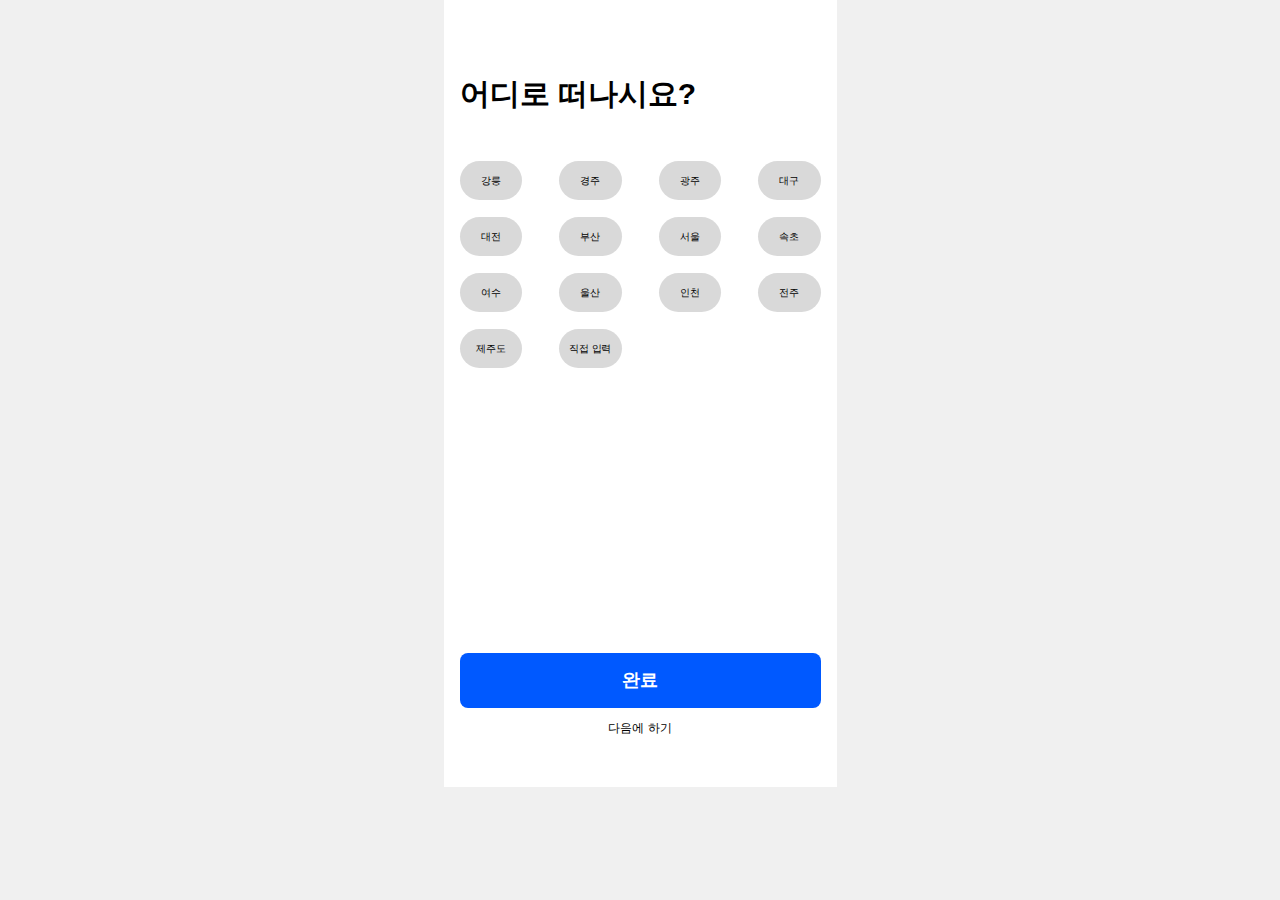
<file: frontend/justgowhere.html>
<!DOCTYPE html>
<html lang="ko">
<head>
  <meta charset="UTF-8" />
  <meta name="viewport" content="width=device-width, initial-scale=1.0" />
  <title>여행지 선택</title>
  <style>
/********************************************/
    html, body {
  height: 100vh;       /* 창 전체 높이 */
  width: 100vw;        /* 창 전체 너비 */
  margin: 0;
  padding: 0;
  display: flex;       /* 중앙 배치 */
  justify-content: center;
  align-items: center; /* ✅ 세로 중앙 */
  background-color: #f0f0f0;
}

/*******************************************/

    body {
      font-family: 'Istok Web', sans-serif;
      background-color: #f0f0f0;
      display: flex;
      justify-content: center;
      align-items: flex-start;
      color: #000000;
    }

    * {
      box-sizing: border-box;
    }

    a {
      text-decoration: none;
      color: inherit;
    }

    /* ===== 공통 ===== */
/*****************************************************/
    .container {
  position: relative;
  background-color: #ffffff;
  width: 393px;
  height: 787px;              /* ✅ 원하면 680~720으로 조절 */
  overflow: hidden;
  display: flex;
  flex-direction: column;
  justify-content: flex-start; /* space-between 제거 */
  padding: 72px 16px 43px;
}


/*********************************************************/

    .title {
      font-family: 'Istok Web', sans-serif;
      font-weight: 700;
      font-size: 30px;
      line-height: 1.44;
      color: #000000;
      margin: 0;
      text-align: left;
    }

    /* ===== 여행지 선택 섹션 ===== */
    #main-section {
      width: 100%;
      display: flex;
      justify-content: center;
    }

    #main-section .page-header {
      flex-shrink: 0;
    }

    #main-section .content {
      margin-top: 46px;
      flex-grow: 1;
    }

    #main-section .chip-grid {
      display: grid;
      grid-template-columns: repeat(4, 1fr);
      gap: 17px 37px;
    }

    #main-section .chip {
      background-color: #d9d9d9;
      border-radius: 40px;
      color: #000000;
      font-size: 10px;
      line-height: 15px;
      letter-spacing: -0.1px;
      text-align: center;
      border: none;
      padding: 12px 5px;
      cursor: pointer;
      transition: background-color 0.2s, color 0.2s;
    }

    #main-section .chip:hover {
      background-color: #c4c4c4;
    }

    #main-section .chip:focus,
    #main-section .chip.active {
      background-color: #0059ff;
      color: #ffffff;
      outline: none;
    }
/*************************************/
    #main-section .page-footer {
      margin-top: 0;
      display: flex;
      flex-direction: column;
      align-items: center;
      flex-shrink: 0;
      margin-bottom: 0;
    }
/***************************************/
    #main-section .btn-primary {
      background-color: #0059ff;
      border-radius: 8px;
      color: #ffffff;
      font-weight: 700;
      font-size: 18px;
      height: 55px;
      width: 100%;
      border: none;
      cursor: pointer;
    }

    #main-section .btn-primary:hover {
      background-color: #0045c7;
    }

    #main-section .skip-link {
      font-size: 12px;
      margin-top: 12px;
    }

    /* ===== 직접 입력 섹션 ===== */
    #destination-screen {
      width: 100%;
      display: none; /* 처음엔 숨김 */
      justify-content: center;
    }
    .input-real {
  width: 100%;
  height: 55px;
  margin-top: 48px;
  border-radius: 8px;
  border: none;
  background-color: #d9d9d9;
  padding: 0 12px;
  font-size: 16px;
  outline: none;
}


    #destination-screen .input-field-placeholder {
      display: block;
      max-width: 100%;
      height: auto;
      margin-top: 48px;
    }
/********************************************/
    #destination-screen .actions-footer {
      display: flex;
      flex-direction: column;
      align-items: center;
      gap: 0;
      margin-bottom: 0;
    }
/********************************************/
    #destination-screen .button-complete {
      display: flex;
      justify-content: center;
      align-items: center;
      width: 100%;
      height: 55px;
      background-color: #0059ff;
      border-radius: 8px;
      color: #ffffff;
      font-weight: 700;
      font-size: 18px;
      text-align: center;
    }

    #destination-screen .link-skip {
      font-size: 12px;
      color: #000000;
      text-align: center;
    }
    


/***************************************************/
    /* ===== 좌표 고정 (메인 섹션) ===== */
#main-section .btn-primary,
#destination-screen .button-complete {
  position: absolute;
  left: 16px;
  top: 652.5px;
  width: 361px;
  height: 55px;
  background-color: #0059ff;
  border-radius: 8px;
  color: #ffffff;
  font-weight: 700;
  font-size: 18px;
  border: none;
  cursor: pointer;
    display: flex;
  justify-content: center;
  align-items: center;
}
/***************************************/
#main-section .skip-link,
#destination-screen .link-skip {
  position: absolute;
  top: 707.5px;
  left: 50%;
  transform: translateX(-50%); /* ✅ 가로 중앙 */
  font-size: 12px;
}
/*****************************************/

/* ===== 좌표 고정 (직접 입력 섹션) ===== */
#destination-screen .button-complete {
  position: absolute;
  left: 16px;
  top: 600px;
  width: 361px;
  height: 55px;
  background-color: #0059ff;
  border-radius: 8px;
  color: #ffffff;
  font-weight: 700;
  font-size: 18px;
  display: flex;
  align-items: center;
  justify-content: center;
}
/****************************************************/
#destination-screen .link-skip {
  position: absolute;
  top: 670px;
  left: 50%;
  transform: translateX(-50%);
  font-size: 12px;
  color: #000000;
  text-align: center;
}
/*************************************************/
  </style>
</head>
<body>

  <!-- 여행지 선택 화면 -->
  <section id="main-section">
    <div class="container">
      <header class="page-header">
        <h1 class="title">어디로 떠나시요?</h1>
      </header>
      <main class="content">
        <div class="chip-grid">
          <button type="button" class="chip">강릉</button>
          <button type="button" class="chip">경주</button>
          <button type="button" class="chip">광주</button>
          <button type="button" class="chip">대구</button>
          <button type="button" class="chip">대전</button>
          <button type="button" class="chip">부산</button>
          <button type="button" class="chip">서울</button>
          <button type="button" class="chip">속초</button>
          <button type="button" class="chip">여수</button>
          <button type="button" class="chip">울산</button>
          <button type="button" class="chip">인천</button>
          <button type="button" class="chip">전주</button>
          <button type="button" class="chip">제주도</button>
          <button type="button" class="chip" id="custom-input-btn">직접 입력</button>
        </div>
      </main>
      <footer class="page-footer">
        <button type="button" class="btn-primary" id="submit-btn">완료</button>
        <a href="#" class="skip-link">다음에 하기</a>
      </footer>
    </div>
  </section>

  <!-- 직접 입력 화면 -->
  <section id="destination-screen">
    <div class="container">
      <header class="content-header">
        <h1 class="title">어디로 떠나시요?</h1>
        <input type="text" placeholder="여행지를 입력하세요" class="input-real" />

      </header>
      <footer class="actions-footer">
        <a href="#" class="button-complete">완료</a>
        <a href="#" class="link-skip">다음에 하기</a>
      </footer>
    </div>
    
  </section>

  

  <!-- JS -->
<script>
  const chips = document.querySelectorAll("#main-section .chip");
  let selectedDestination = null;
//////////////////////////////////////////////////////////////
  // ✅ 기존 저장된 여행지가 있으면 칩 자동 선택
const savedLocation = localStorage.getItem("selectedLocation");
if (savedLocation) {
  chips.forEach(chip => {
    if (chip.textContent.trim() === savedLocation) {
      chip.classList.add("active");
      selectedDestination = savedLocation;
    }
  });
}
////////////////////////////////////////////////////


  // 여행지 버튼 클릭
  chips.forEach(chip => {
    chip.addEventListener("click", () => {
      chips.forEach(c => c.classList.remove("active"));

      if (selectedDestination === chip.textContent.trim()) {
        selectedDestination = null;
      } else {
        chip.classList.add("active");
        selectedDestination = chip.textContent.trim();
      }

      if (chip.id === "custom-input-btn") {
        document.getElementById("main-section").style.display = "none";
        document.getElementById("destination-screen").style.display = "flex";
      }
    });
  });
////////////////////////////////////////////////////////////////////////////////
  // ✅ 직접 입력 완료 버튼 클릭 시 (셋에서 왔으면 셋으로 복귀)
document.querySelector(".button-complete").addEventListener("click", (e) => {
  e.preventDefault(); // a 태그 기본 이동 방지

  const inputValue = document.querySelector(".input-real").value.trim();
  if (inputValue === "") {
    alert("여행지를 입력해주세요.");
    return;
  }

  selectedDestination = inputValue;
  localStorage.setItem("selectedLocation", selectedDestination);

  const fromPage = new URLSearchParams(window.location.search).get("from");
  if (fromPage === "justgoset.html") {
    location.href = "justgoset.html";      // ✅ 설정 페이지로 복귀
  } else {
    location.href = "justgocalendar.html"; // 기존 플로우
  }
});
/////////////////////////////////////////////////////

  // ✅ 완료 버튼 클릭 (선택된 칩 기준)
  document.getElementById("submit-btn").addEventListener("click", () => {
    const urlParams = new URLSearchParams(window.location.search);
    const fromPage = urlParams.get("from");

    if (selectedDestination) {
      localStorage.setItem("selectedLocation", selectedDestination);

      if (fromPage === "justgoset.html") {
        location.href = "justgoset.html";
      } else {
        location.href = "justgocalendar.html";
      }

    } else {
      alert("여행지를 선택해주세요.");
    }
  });

  // ✅ skip 버튼
document.querySelector("#main-section .skip-link").addEventListener("click", handleSkip);
document.querySelector("#destination-screen .link-skip").addEventListener("click", handleSkip);

///////////////////////////////////////////////////////
 function handleSkip(e) {
  // a 태그 기본 이동 방지 (깜빡임 방지)
  if (e && e.preventDefault) e.preventDefault();

  const urlParams = new URLSearchParams(window.location.search);
  const fromPage = urlParams.get("from");

  if (fromPage === "justgoset.html") {
    // ✅ justgoset에서 온 경우: 값 유지
    localStorage.setItem("skipRecommendation", "true");
    location.href = "justgoset.html";
  } else {
    // ✅ 다른 경우: 기존처럼 값 삭제
    localStorage.removeItem("selectedLocation");
    localStorage.removeItem("selectedDates");
    localStorage.removeItem("selectedCompanions");
    localStorage.removeItem("hasPet");
    localStorage.removeItem("selectedStyles");
    localStorage.setItem("skipRecommendation", "true");

    location.href = "justgocalendar.html";
  }
}

//////////////////////////////////////////

</script>



</body>
</html>
</file>
